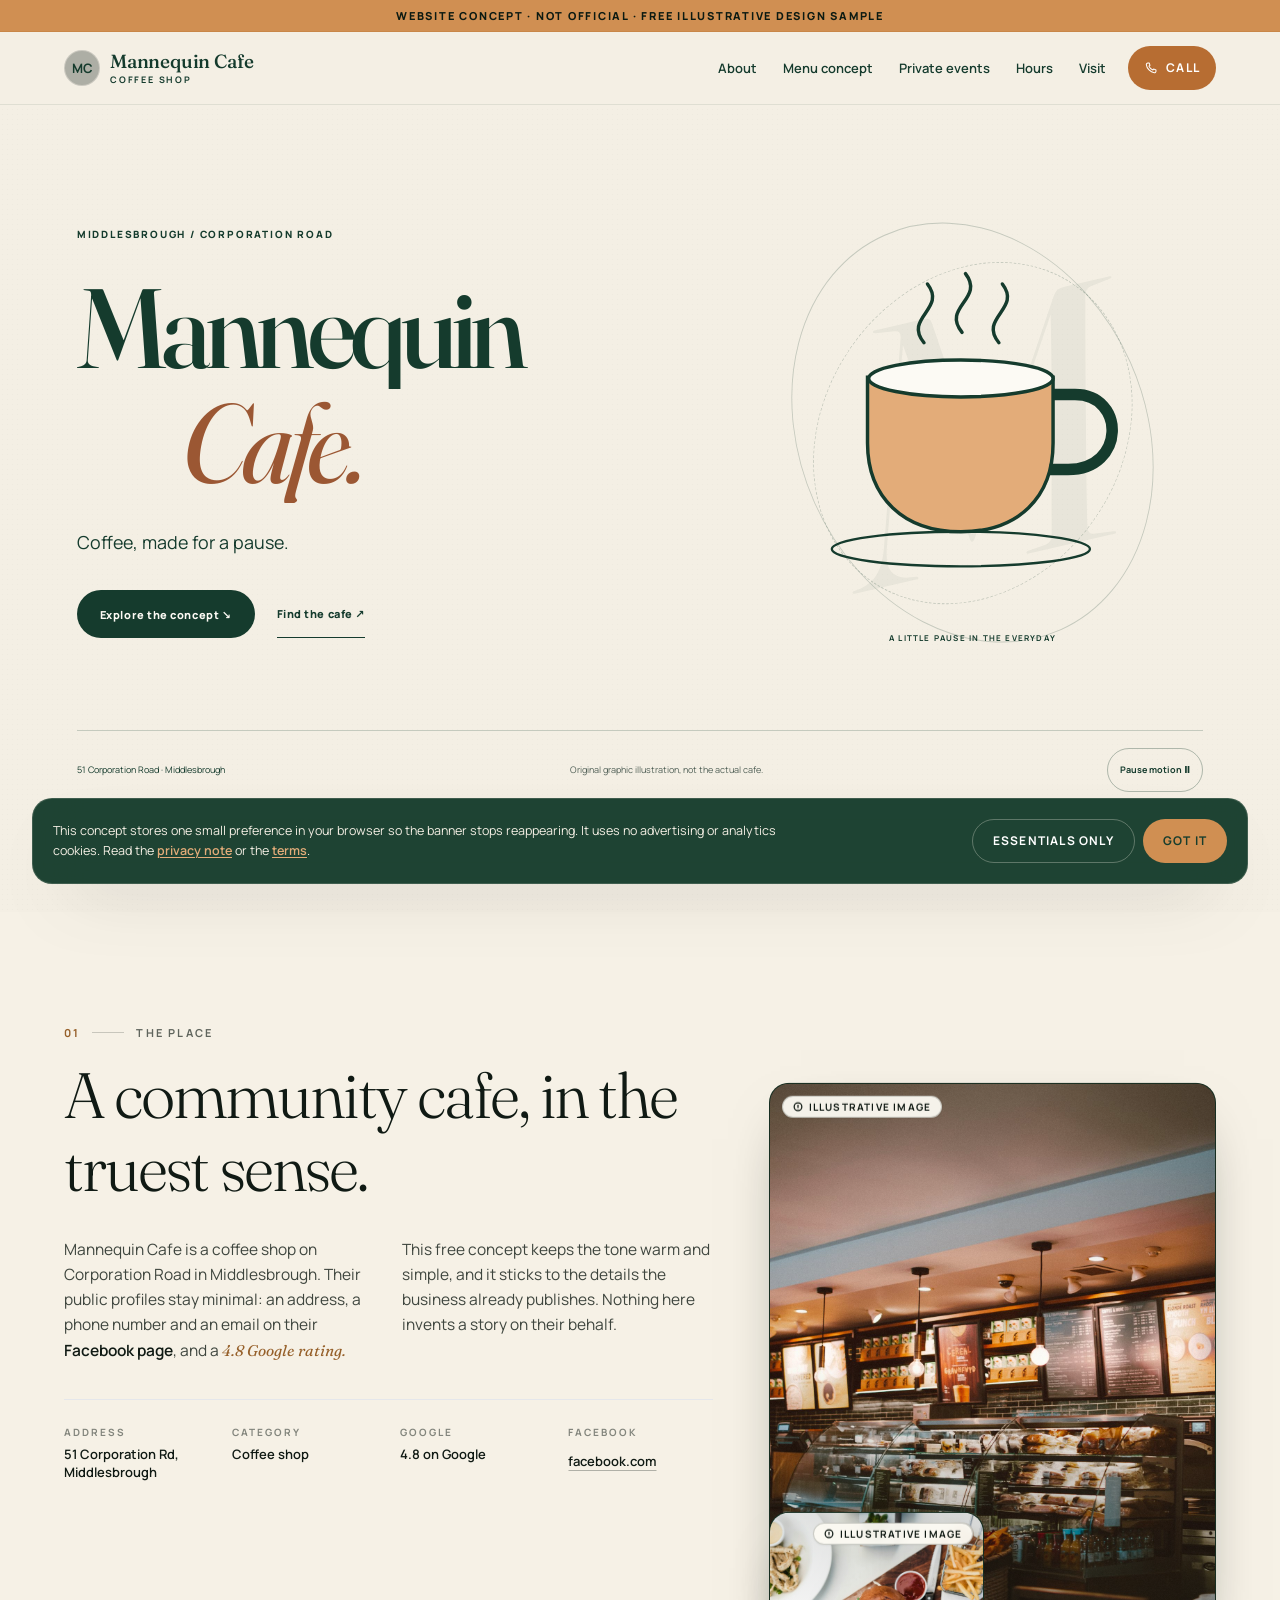
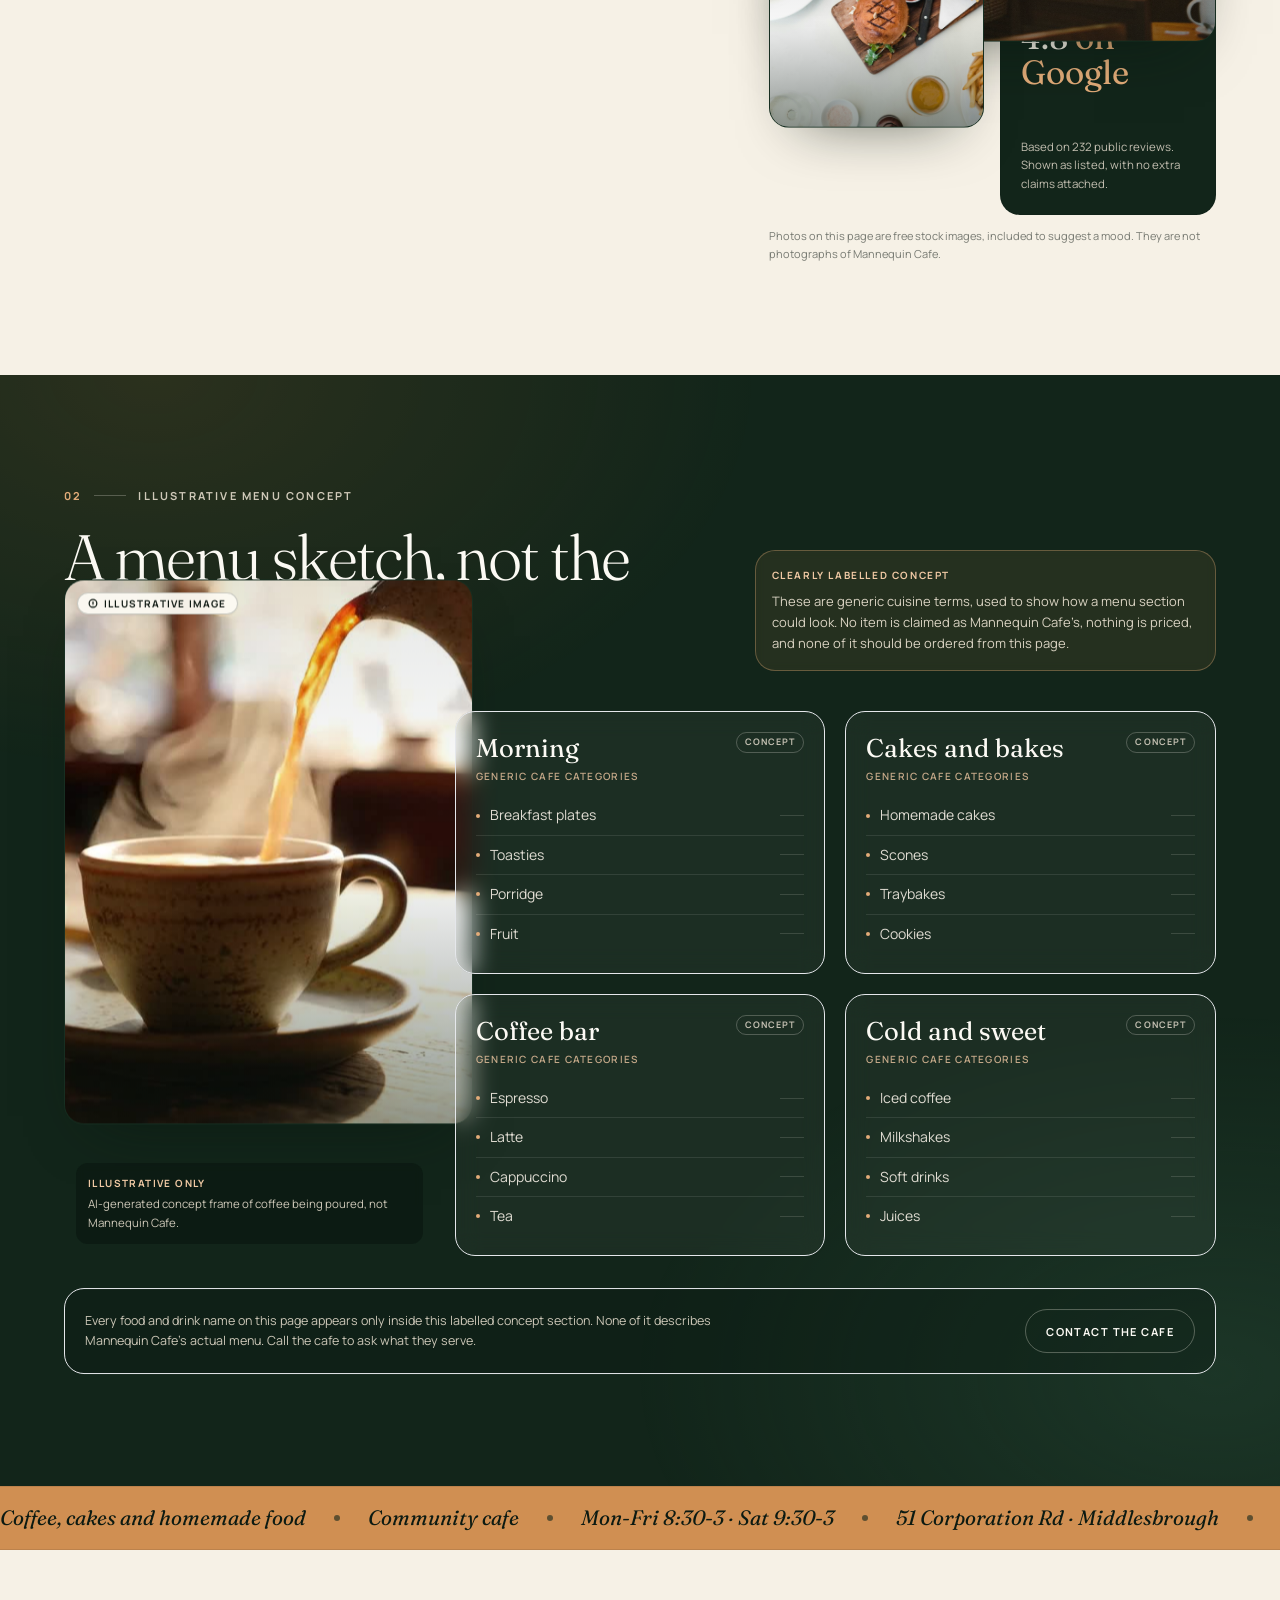
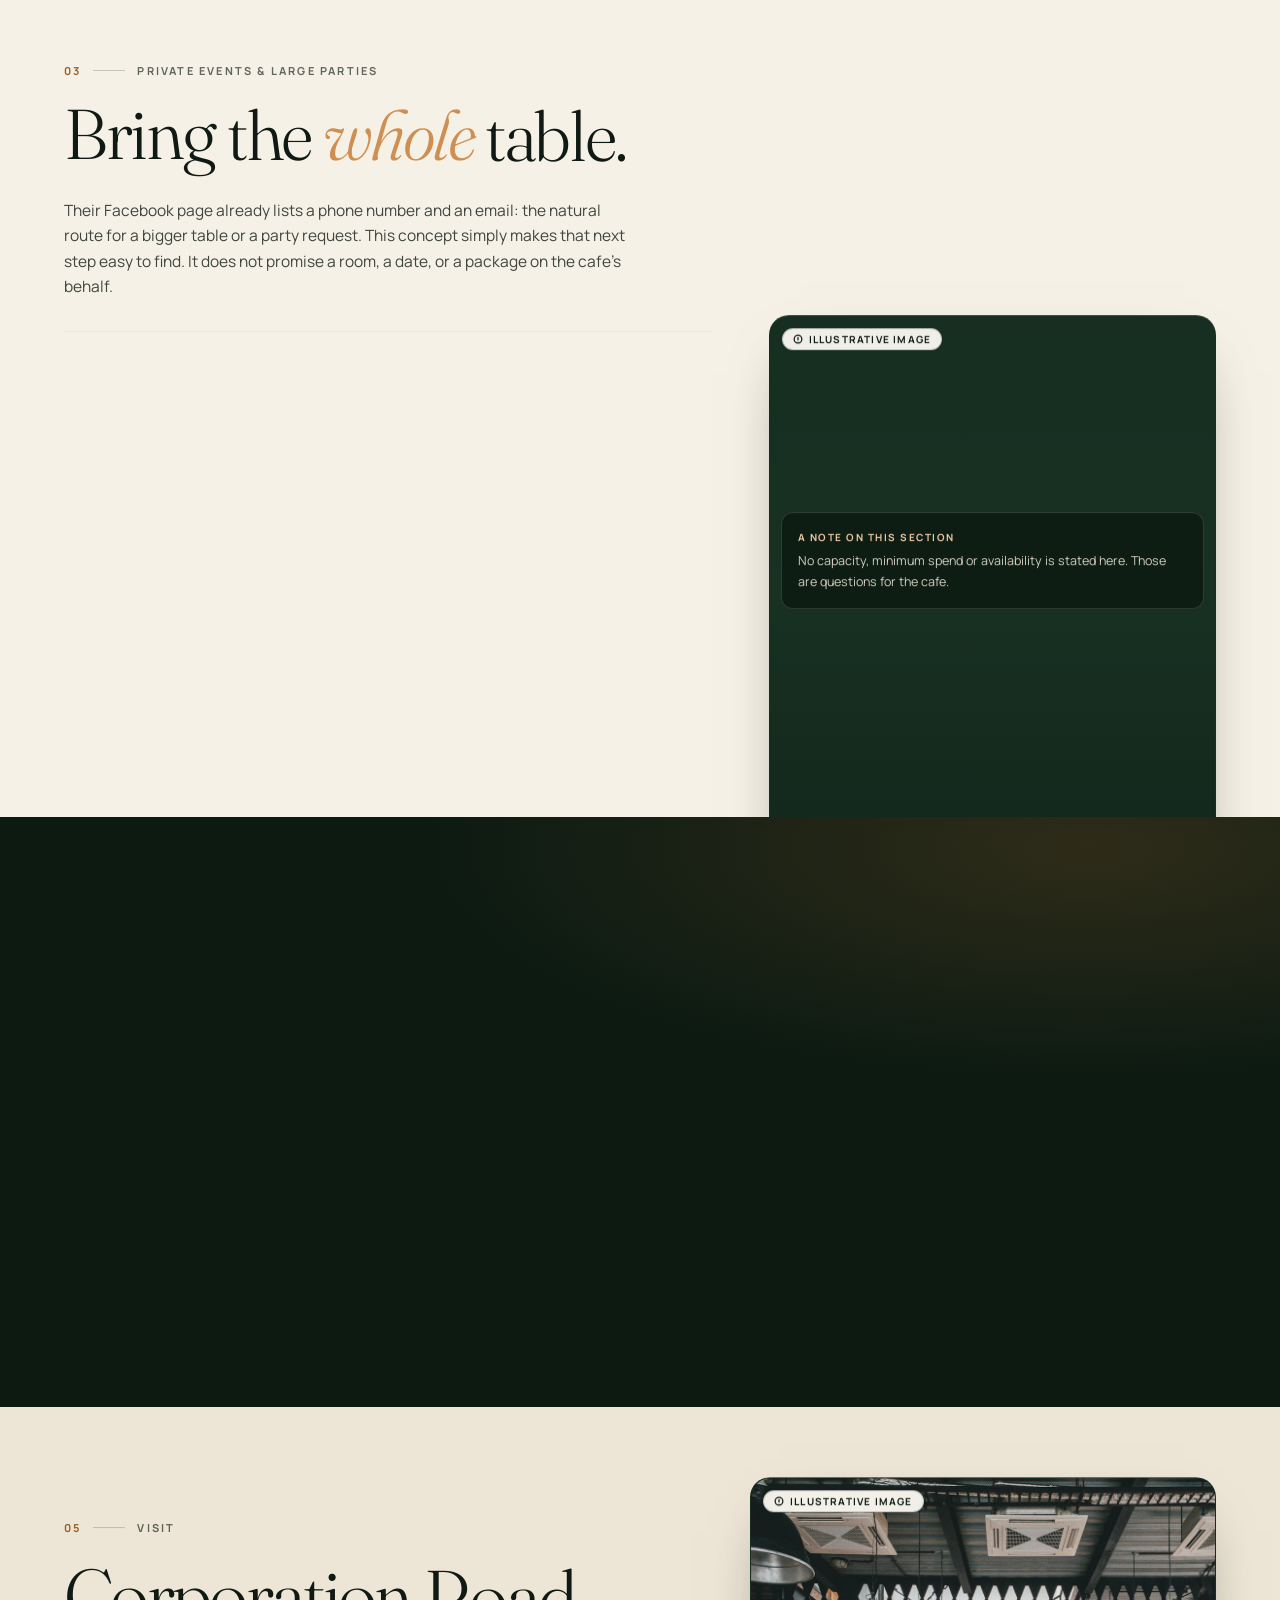
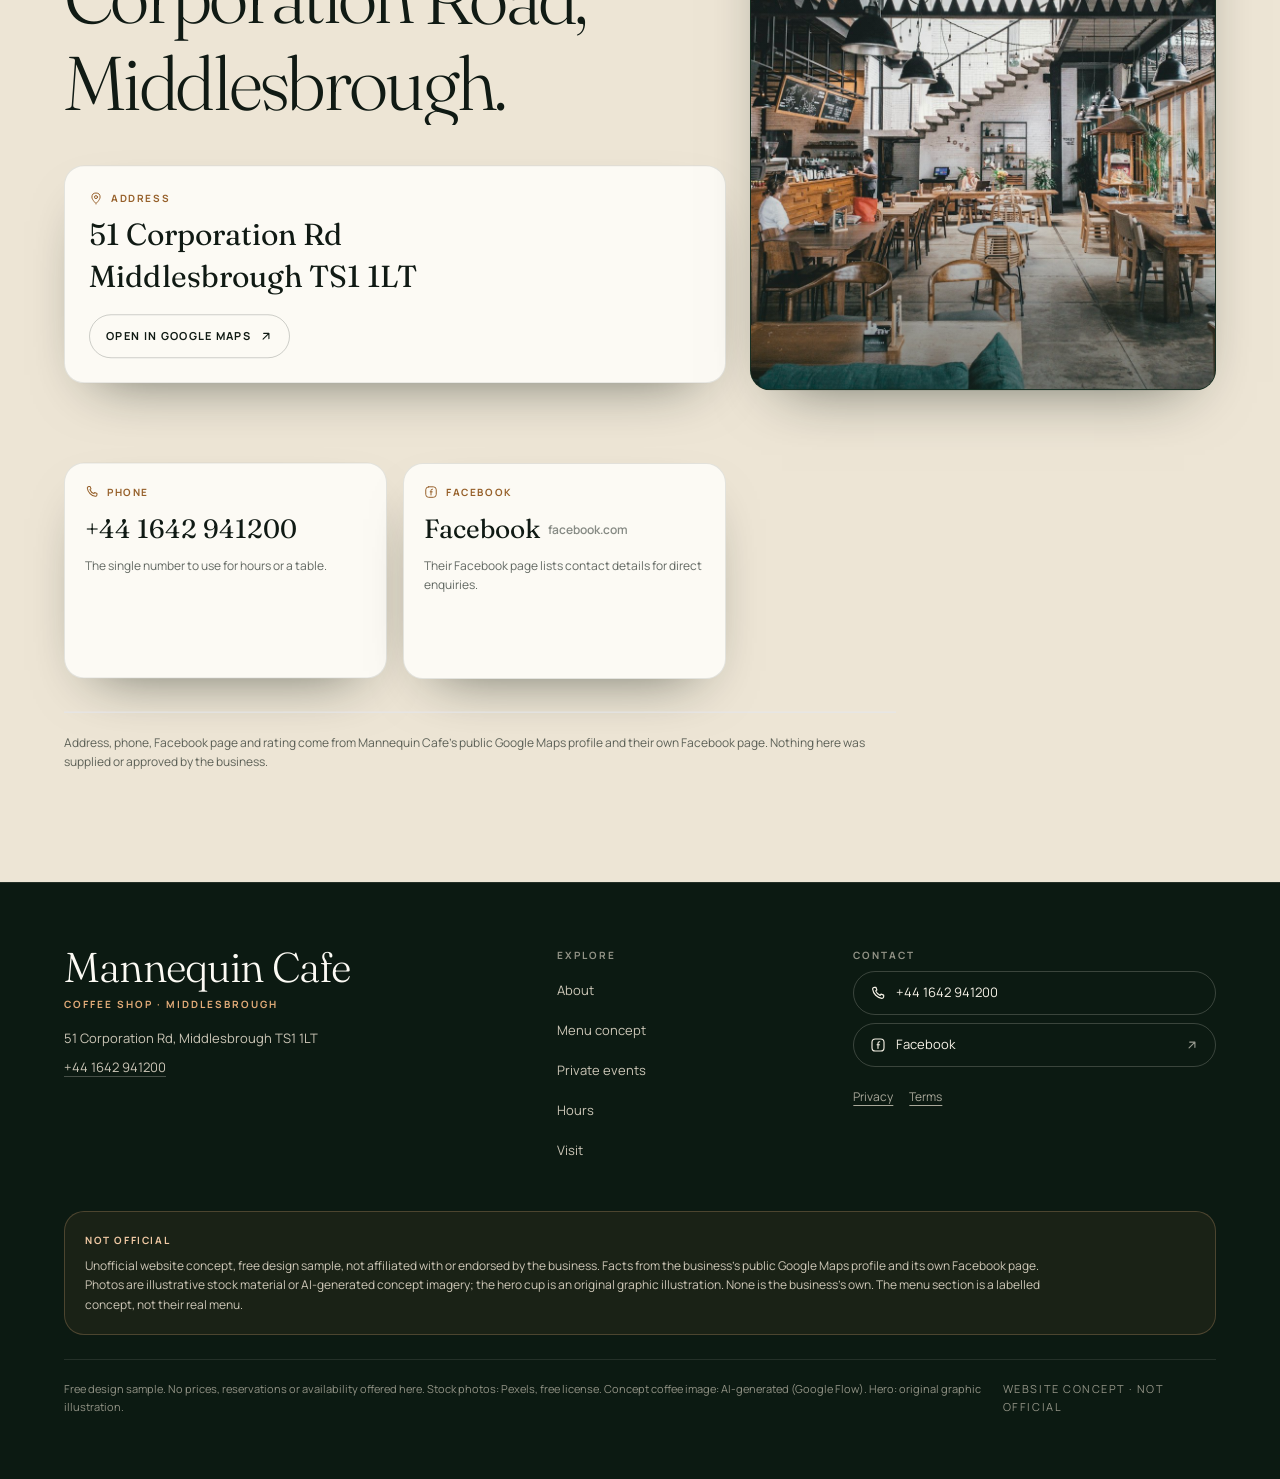
<file: index.html>
<!doctype html>
<html lang="en">
  <head>
    <meta charset="UTF-8" />
    <meta name="viewport" content="width=device-width, initial-scale=1.0" />
    <meta name="robots" content="noindex,nofollow" />
    <meta name="theme-color" content="#0C1A12" />
    <meta
      name="description"
      content="A free, unofficial website concept for Mannequin Cafe, a coffee shop on Corporation Road in Middlesbrough. Not the official website."
    />
    <title>Mannequin Cafe · Coffee Shop · Website Concept (Not Official)</title>

    <!--
      Deep links such as /privacy work on static hosts that fall back to
      index.html (or 404.html). Because the build uses relative asset paths
      (base './'), this snippet points relative URLs back at the app folder
      when the browser lands on a known route one level deep.
    -->
    <script>
      (function () {
        try {
          var path = window.location.pathname
          var match = path.match(/^(.*)\/(privacy|terms)\/?$/)
          if (match) {
            var base = document.createElement('base')
            base.href = (match[1] || '') + '/'
            document.head.appendChild(base)
          }
        } catch (e) {}
      })()
    </script>

    <link
      rel="preload"
      href="./assets/fonts/fraunces-normal.woff2"
      as="font"
      type="font/woff2"
      crossorigin
    />
    <link
      rel="preload"
      href="./assets/fonts/manrope-normal.woff2"
      as="font"
      type="font/woff2"
      crossorigin
    />
    <link rel="stylesheet" href="./assets/fonts/fonts.css" />
    <script type="module" crossorigin src="./1-hero-motion-app.js"></script>
    <link rel="stylesheet" crossorigin href="./static/index-CjeqylPV.css">
    <style>@media(max-width:600px){main button{margin-top:24px}}</style>
  <link rel="stylesheet" href="./5-hero-motion.css"></head>
  <body>
    <div id="root"></div>
  </body>
</html>
</file>
<file: assets/fonts/fonts.css>
@font-face {
  font-family: 'Fraunces';
  font-style: normal;
  font-weight: 300 700;
  font-display: swap;
  src: url('./fraunces-normal.woff2') format('woff2');
}

@font-face {
  font-family: 'Fraunces';
  font-style: italic;
  font-weight: 300 600;
  font-display: swap;
  src: url('./fraunces-italic.woff2') format('woff2');
}

@font-face {
  font-family: 'Manrope';
  font-style: normal;
  font-weight: 300 800;
  font-display: swap;
  src: url('./manrope-normal.woff2') format('woff2');
}
</file>
<file: static/index-CjeqylPV.css>
*,:after,:before{--tw-border-spacing-x:0;--tw-border-spacing-y:0;--tw-translate-x:0;--tw-translate-y:0;--tw-rotate:0;--tw-skew-x:0;--tw-skew-y:0;--tw-scale-x:1;--tw-scale-y:1;--tw-pan-x: ;--tw-pan-y: ;--tw-pinch-zoom: ;--tw-scroll-snap-strictness:proximity;--tw-gradient-from-position: ;--tw-gradient-via-position: ;--tw-gradient-to-position: ;--tw-ordinal: ;--tw-slashed-zero: ;--tw-numeric-figure: ;--tw-numeric-spacing: ;--tw-numeric-fraction: ;--tw-ring-inset: ;--tw-ring-offset-width:0px;--tw-ring-offset-color:#fff;--tw-ring-color:rgba(59,130,246,.5);--tw-ring-offset-shadow:0 0 #0000;--tw-ring-shadow:0 0 #0000;--tw-shadow:0 0 #0000;--tw-shadow-colored:0 0 #0000;--tw-blur: ;--tw-brightness: ;--tw-contrast: ;--tw-grayscale: ;--tw-hue-rotate: ;--tw-invert: ;--tw-saturate: ;--tw-sepia: ;--tw-drop-shadow: ;--tw-backdrop-blur: ;--tw-backdrop-brightness: ;--tw-backdrop-contrast: ;--tw-backdrop-grayscale: ;--tw-backdrop-hue-rotate: ;--tw-backdrop-invert: ;--tw-backdrop-opacity: ;--tw-backdrop-saturate: ;--tw-backdrop-sepia: ;--tw-contain-size: ;--tw-contain-layout: ;--tw-contain-paint: ;--tw-contain-style: }::backdrop{--tw-border-spacing-x:0;--tw-border-spacing-y:0;--tw-translate-x:0;--tw-translate-y:0;--tw-rotate:0;--tw-skew-x:0;--tw-skew-y:0;--tw-scale-x:1;--tw-scale-y:1;--tw-pan-x: ;--tw-pan-y: ;--tw-pinch-zoom: ;--tw-scroll-snap-strictness:proximity;--tw-gradient-from-position: ;--tw-gradient-via-position: ;--tw-gradient-to-position: ;--tw-ordinal: ;--tw-slashed-zero: ;--tw-numeric-figure: ;--tw-numeric-spacing: ;--tw-numeric-fraction: ;--tw-ring-inset: ;--tw-ring-offset-width:0px;--tw-ring-offset-color:#fff;--tw-ring-color:rgba(59,130,246,.5);--tw-ring-offset-shadow:0 0 #0000;--tw-ring-shadow:0 0 #0000;--tw-shadow:0 0 #0000;--tw-shadow-colored:0 0 #0000;--tw-blur: ;--tw-brightness: ;--tw-contrast: ;--tw-grayscale: ;--tw-hue-rotate: ;--tw-invert: ;--tw-saturate: ;--tw-sepia: ;--tw-drop-shadow: ;--tw-backdrop-blur: ;--tw-backdrop-brightness: ;--tw-backdrop-contrast: ;--tw-backdrop-grayscale: ;--tw-backdrop-hue-rotate: ;--tw-backdrop-invert: ;--tw-backdrop-opacity: ;--tw-backdrop-saturate: ;--tw-backdrop-sepia: ;--tw-contain-size: ;--tw-contain-layout: ;--tw-contain-paint: ;--tw-contain-style: }/*! tailwindcss v3.4.19 | MIT License | https://tailwindcss.com*/*,:after,:before{box-sizing:border-box;border:0 solid #e5e7eb}:after,:before{--tw-content:""}:host,html{line-height:1.5;-webkit-text-size-adjust:100%;-moz-tab-size:4;-o-tab-size:4;tab-size:4;font-family:Manrope,system-ui,-apple-system,Segoe UI,sans-serif;font-feature-settings:normal;font-variation-settings:normal;-webkit-tap-highlight-color:transparent}body{margin:0;line-height:inherit}hr{height:0;color:inherit;border-top-width:1px}abbr:where([title]){-webkit-text-decoration:underline dotted;text-decoration:underline dotted}h1,h2,h3,h4,h5,h6{font-size:inherit;font-weight:inherit}a{color:inherit;text-decoration:inherit}b,strong{font-weight:bolder}code,kbd,pre,samp{font-family:ui-monospace,SFMono-Regular,Menlo,Monaco,Consolas,Liberation Mono,Courier New,monospace;font-feature-settings:normal;font-variation-settings:normal;font-size:1em}small{font-size:80%}sub,sup{font-size:75%;line-height:0;position:relative;vertical-align:baseline}sub{bottom:-.25em}sup{top:-.5em}table{text-indent:0;border-color:inherit;border-collapse:collapse}button,input,optgroup,select,textarea{font-family:inherit;font-feature-settings:inherit;font-variation-settings:inherit;font-size:100%;font-weight:inherit;line-height:inherit;letter-spacing:inherit;color:inherit;margin:0;padding:0}button,select{text-transform:none}button,input:where([type=button]),input:where([type=reset]),input:where([type=submit]){-webkit-appearance:button;background-color:transparent;background-image:none}:-moz-focusring{outline:auto}:-moz-ui-invalid{box-shadow:none}progress{vertical-align:baseline}::-webkit-inner-spin-button,::-webkit-outer-spin-button{height:auto}[type=search]{-webkit-appearance:textfield;outline-offset:-2px}::-webkit-search-decoration{-webkit-appearance:none}::-webkit-file-upload-button{-webkit-appearance:button;font:inherit}summary{display:list-item}blockquote,dd,dl,figure,h1,h2,h3,h4,h5,h6,hr,p,pre{margin:0}fieldset{margin:0}fieldset,legend{padding:0}menu,ol,ul{list-style:none;margin:0;padding:0}dialog{padding:0}textarea{resize:vertical}input::-moz-placeholder,textarea::-moz-placeholder{opacity:1;color:#9ca3af}input::placeholder,textarea::placeholder{opacity:1;color:#9ca3af}[role=button],button{cursor:pointer}:disabled{cursor:default}audio,canvas,embed,iframe,img,object,svg,video{display:block;vertical-align:middle}img,video{max-width:100%;height:auto}[hidden]:where(:not([hidden=until-found])){display:none}.sr-only{position:absolute;width:1px;height:1px;padding:0;margin:-1px;overflow:hidden;clip:rect(0,0,0,0);white-space:nowrap;border-width:0}.pointer-events-none{pointer-events:none}.visible{visibility:visible}.static{position:static}.fixed{position:fixed}.absolute{position:absolute}.relative{position:relative}.sticky{position:sticky}.inset-0{top:0;right:0;bottom:0;left:0}.inset-x-0{left:0;right:0}.inset-x-3{left:.75rem;right:.75rem}.inset-x-\[12\%\]{left:12%;right:12%}.inset-x-\[16\%\]{left:16%;right:16%}.bottom-0{bottom:0}.bottom-2{bottom:.5rem}.bottom-3{bottom:.75rem}.bottom-4{bottom:1rem}.bottom-\[14\%\]{bottom:14%}.left-0{left:0}.left-1\/2{left:50%}.left-3{left:.75rem}.left-4{left:1rem}.right-0{right:0}.right-2\.5{right:.625rem}.right-4{right:1rem}.top-0{top:0}.top-1\.5{top:.375rem}.top-2\.5{top:.625rem}.top-3{top:.75rem}.top-4{top:1rem}.top-\[14\%\]{top:14%}.top-\[18\%\]{top:18%}.top-\[22\%\]{top:22%}.top-\[26\%\]{top:26%}.top-\[8\%\]{top:8%}.top-\[var\(--banner-h\)\]{top:var(--banner-h)}.isolate{isolation:isolate}.-z-10{z-index:-10}.z-10{z-index:10}.z-20{z-index:20}.z-40{z-index:40}.z-50{z-index:50}.z-\[45\]{z-index:45}.mx-auto{margin-left:auto;margin-right:auto}.mb-6{margin-bottom:1.5rem}.ml-2{margin-left:.5rem}.ml-auto{margin-left:auto}.mt-1{margin-top:.25rem}.mt-1\.5{margin-top:.375rem}.mt-10{margin-top:2.5rem}.mt-12{margin-top:3rem}.mt-2{margin-top:.5rem}.mt-3{margin-top:.75rem}.mt-4{margin-top:1rem}.mt-5{margin-top:1.25rem}.mt-6{margin-top:1.5rem}.mt-7{margin-top:1.75rem}.mt-8{margin-top:2rem}.mt-9{margin-top:2.25rem}.block{display:block}.inline-block{display:inline-block}.flex{display:flex}.inline-flex{display:inline-flex}.table{display:table}.grid{display:grid}.hidden{display:none}.aspect-\[4\/3\]{aspect-ratio:4/3}.aspect-\[4\/5\]{aspect-ratio:4/5}.aspect-square{aspect-ratio:1/1}.h-1{height:.25rem}.h-1\.5{height:.375rem}.h-1\/2{height:50%}.h-1\/3{height:33.333333%}.h-11{height:2.75rem}.h-12{height:3rem}.h-16{height:4rem}.h-2{height:.5rem}.h-2\.5{height:.625rem}.h-24{height:6rem}.h-3{height:.75rem}.h-3\.5{height:.875rem}.h-4{height:1rem}.h-5{height:1.25rem}.h-9{height:2.25rem}.h-\[1\.6px\]{height:1.6px}.h-\[16\%\]{height:16%}.h-\[24\%\]{height:24%}.h-\[42\%\]{height:42%}.h-\[46\%\]{height:46%}.h-\[6\%\]{height:6%}.h-\[62\%\]{height:62%}.h-\[70\%\]{height:70%}.h-\[74\%\]{height:74%}.h-\[88\%\]{height:88%}.h-\[var\(--banner-h\)\]{height:var(--banner-h)}.h-\[var\(--header-h\)\]{height:var(--header-h)}.h-full{height:100%}.h-px{height:1px}.min-h-\[100svh\]{min-height:100svh}.min-h-\[32px\]{min-height:32px}.min-h-\[36px\]{min-height:36px}.min-h-\[40px\]{min-height:40px}.min-h-\[44px\]{min-height:44px}.min-h-\[48px\]{min-height:48px}.min-h-\[52px\]{min-height:52px}.min-h-\[54px\]{min-height:54px}.min-h-screen{min-height:100vh}.w-1{width:.25rem}.w-1\.5{width:.375rem}.w-11{width:2.75rem}.w-12{width:3rem}.w-2{width:.5rem}.w-2\.5{width:.625rem}.w-24{width:6rem}.w-3{width:.75rem}.w-3\.5{width:.875rem}.w-4{width:1rem}.w-5{width:1.25rem}.w-6{width:1.5rem}.w-8{width:2rem}.w-9{width:2.25rem}.w-\[38\%\]{width:38%}.w-\[52\%\]{width:52%}.w-full{width:100%}.w-max{width:-moz-max-content;width:max-content}.w-px{width:1px}.max-w-\[18ch\]{max-width:18ch}.max-w-\[20ch\]{max-width:20ch}.max-w-\[22ch\]{max-width:22ch}.max-w-\[24rem\]{max-width:24rem}.max-w-\[26rem\]{max-width:26rem}.max-w-\[27rem\]{max-width:27rem}.max-w-\[34rem\]{max-width:34rem}.max-w-\[36rem\]{max-width:36rem}.max-w-\[42rem\]{max-width:42rem}.max-w-\[46rem\]{max-width:46rem}.max-w-\[52rem\]{max-width:52rem}.max-w-\[54rem\]{max-width:54rem}.max-w-\[62rem\]{max-width:62rem}.max-w-shell{max-width:76rem}.flex-1{flex:1 1 0%}.shrink-0{flex-shrink:0}.origin-bottom{transform-origin:bottom}.origin-left{transform-origin:left}.-translate-x-1\/2{--tw-translate-x:-50%}.-rotate-45,.-translate-x-1\/2{transform:translate(var(--tw-translate-x),var(--tw-translate-y)) rotate(var(--tw-rotate)) skew(var(--tw-skew-x)) skewY(var(--tw-skew-y)) scaleX(var(--tw-scale-x)) scaleY(var(--tw-scale-y))}.-rotate-45{--tw-rotate:-45deg}.rotate-180{--tw-rotate:180deg}.rotate-180,.rotate-45{transform:translate(var(--tw-translate-x),var(--tw-translate-y)) rotate(var(--tw-rotate)) skew(var(--tw-skew-x)) skewY(var(--tw-skew-y)) scaleX(var(--tw-scale-x)) scaleY(var(--tw-scale-y))}.rotate-45{--tw-rotate:45deg}.scale-x-0{--tw-scale-x:0}.scale-x-0,.transform{transform:translate(var(--tw-translate-x),var(--tw-translate-y)) rotate(var(--tw-rotate)) skew(var(--tw-skew-x)) skewY(var(--tw-skew-y)) scaleX(var(--tw-scale-x)) scaleY(var(--tw-scale-y))}.cursor-pointer{cursor:pointer}.resize{resize:both}.grid-cols-2{grid-template-columns:repeat(2,minmax(0,1fr))}.grid-cols-\[auto_1fr\]{grid-template-columns:auto 1fr}.flex-col{flex-direction:column}.flex-wrap{flex-wrap:wrap}.items-start{align-items:flex-start}.items-end{align-items:flex-end}.items-center{align-items:center}.items-baseline{align-items:baseline}.justify-end{justify-content:flex-end}.justify-center{justify-content:center}.justify-between{justify-content:space-between}.gap-0\.5{gap:.125rem}.gap-1\.5{gap:.375rem}.gap-10{gap:2.5rem}.gap-2{gap:.5rem}.gap-2\.5{gap:.625rem}.gap-3{gap:.75rem}.gap-4{gap:1rem}.gap-5{gap:1.25rem}.gap-6{gap:1.5rem}.gap-7{gap:1.75rem}.gap-8{gap:2rem}.gap-9{gap:2.25rem}.gap-x-4{-moz-column-gap:1rem;column-gap:1rem}.gap-x-5{-moz-column-gap:1.25rem;column-gap:1.25rem}.gap-x-6{-moz-column-gap:1.5rem;column-gap:1.5rem}.gap-y-1{row-gap:.25rem}.gap-y-2{row-gap:.5rem}.gap-y-5{row-gap:1.25rem}.space-y-7>:not([hidden])~:not([hidden]){--tw-space-y-reverse:0;margin-top:calc(1.75rem*(1 - var(--tw-space-y-reverse)));margin-bottom:calc(1.75rem*var(--tw-space-y-reverse))}.overflow-hidden,.truncate{overflow:hidden}.truncate{text-overflow:ellipsis}.truncate,.whitespace-nowrap{white-space:nowrap}.rounded{border-radius:.25rem}.rounded-2xl{border-radius:1rem}.rounded-card{border-radius:1.25rem}.rounded-full{border-radius:9999px}.rounded-sm{border-radius:.125rem}.rounded-xl{border-radius:.75rem}.rounded-b-md{border-bottom-right-radius:.375rem;border-bottom-left-radius:.375rem}.rounded-t-full{border-top-left-radius:9999px;border-top-right-radius:9999px}.rounded-t-md{border-top-left-radius:.375rem;border-top-right-radius:.375rem}.rounded-t-sm{border-top-left-radius:.125rem;border-top-right-radius:.125rem}.border{border-width:1px}.border-y{border-top-width:1px}.border-b,.border-y{border-bottom-width:1px}.border-t{border-top-width:1px}.border-bone-100\/10{border-color:#f6f0e51a}.border-bone-100\/15{border-color:#f6f0e526}.border-bone-100\/20{border-color:#f6f0e533}.border-bone-100\/25{border-color:#f6f0e540}.border-bone-100\/30{border-color:#f6f0e54d}.border-bone-100\/40{border-color:#f6f0e566}.border-bottle-950\/10{border-color:#0c1a121a}.border-copper-300\/25{border-color:#e2ac7840}.border-copper-300\/35{border-color:#e2ac7859}.border-copper-500\/25{border-color:#b8733340}.border-copper-500\/30{border-color:#b873334d}.border-copper-500\/40{border-color:#b8733366}.border-ink\/10{border-color:#101a141a}.border-ink\/20{border-color:#101a1433}.border-ink\/25{border-color:#101a1440}.border-transparent{border-color:transparent}.bg-amber-200{--tw-bg-opacity:1;background-color:rgb(253 230 138/var(--tw-bg-opacity,1))}.bg-amber-200\/80{background-color:#fde68bcc}.bg-amber-300{--tw-bg-opacity:1;background-color:rgb(252 211 77/var(--tw-bg-opacity,1))}.bg-amber-300\/70{background-color:#fcd34db3}.bg-amber-400{--tw-bg-opacity:1;background-color:rgb(251 191 36/var(--tw-bg-opacity,1))}.bg-amber-400\/20{background-color:#fbbf2433}.bg-bone-100{--tw-bg-opacity:1;background-color:rgb(246 241 230/var(--tw-bg-opacity,1))}.bg-bone-100\/15{background-color:#f6f0e526}.bg-bone-100\/25{background-color:#f6f0e540}.bg-bone-200{--tw-bg-opacity:1;background-color:rgb(237 229 213/var(--tw-bg-opacity,1))}.bg-bone-50{--tw-bg-opacity:1;background-color:rgb(252 250 244/var(--tw-bg-opacity,1))}.bg-bone-50\/80{background-color:#fcfaf3cc}.bg-bone-50\/95{background-color:#fcfaf3f2}.bg-bone-50\/\[0\.045\]{background-color:#fcfaf30b}.bg-bone-50\/\[0\.04\]{background-color:#fcfaf30a}.bg-bottle-800{--tw-bg-opacity:1;background-color:rgb(24 49 35/var(--tw-bg-opacity,1))}.bg-bottle-900{--tw-bg-opacity:1;background-color:rgb(18 37 26/var(--tw-bg-opacity,1))}.bg-bottle-900\/60{background-color:#12251a99}.bg-bottle-900\/90{background-color:#12251ae6}.bg-bottle-950{--tw-bg-opacity:1;background-color:rgb(12 26 18/var(--tw-bg-opacity,1))}.bg-bottle-950\/30{background-color:#0c1a124d}.bg-bottle-950\/40{background-color:#0c1a1266}.bg-bottle-950\/80{background-color:#0c1a12cc}.bg-bottle-950\/85{background-color:#0c1a12d9}.bg-copper-300{--tw-bg-opacity:1;background-color:rgb(227 172 121/var(--tw-bg-opacity,1))}.bg-copper-400{--tw-bg-opacity:1;background-color:rgb(208 143 82/var(--tw-bg-opacity,1))}.bg-copper-400\/10{background-color:#d08f521a}.bg-copper-400\/15{background-color:#d08f5226}.bg-copper-400\/\[0\.07\]{background-color:#d08f5212}.bg-copper-500{--tw-bg-opacity:1;background-color:rgb(184 115 51/var(--tw-bg-opacity,1))}.bg-current{background-color:currentColor}.bg-green-700\/80{background-color:#15803dcc}.bg-green-950{--tw-bg-opacity:1;background-color:rgb(5 46 22/var(--tw-bg-opacity,1))}.bg-ink{--tw-bg-opacity:1;background-color:rgb(16 26 20/var(--tw-bg-opacity,1))}.bg-ink\/20{background-color:#101a1433}.bg-ink\/25{background-color:#101a1440}.bg-ink\/35{background-color:#101a1459}.bg-ink\/40{background-color:#101a1466}.bg-ink\/5{background-color:#101a140d}.bg-ink\/75{background-color:#101a14bf}.bg-transparent{background-color:transparent}.bg-\[linear-gradient\(180deg\,transparent\,rgba\(224\,162\,46\,\.16\)\)\]{background-image:linear-gradient(180deg,transparent,rgba(224,162,46,.16))}.bg-\[radial-gradient\(110\%_80\%_at_72\%_18\%\,\#4A3318_0\%\,\#2C4433_38\%\,\#17251C_66\%\,\#0B120D_100\%\)\]{background-image:radial-gradient(110% 80% at 72% 18%,#4a3318 0,#2c4433 38%,#17251c 66%,#0b120d)}.bg-\[radial-gradient\(120\%_100\%_at_30\%_10\%\,\#3B5238\,\#183123_60\%\,\#0C1A12\)\]{background-image:radial-gradient(120% 100% at 30% 10%,#3b5238,#183123 60%,#0c1a12)}.bg-\[radial-gradient\(120\%_140\%_at_50\%_-20\%\,\#3A2A17_0\%\,\#17251C_60\%\,\#0B120D_100\%\)\]{background-image:radial-gradient(120% 140% at 50% -20%,#3a2a17 0,#17251c 60%,#0b120d)}.bg-\[radial-gradient\(60\%_45\%_at_22\%_82\%\,rgba\(224\,162\,46\,\.22\)\,transparent_70\%\)\]{background-image:radial-gradient(60% 45% at 22% 82%,rgba(224,162,46,.22),transparent 70%)}.bg-\[radial-gradient\(90\%_70\%_at_30\%_20\%\,\#3A2A17_0\%\,\#17251C_55\%\,\#0B120D_100\%\)\]{background-image:radial-gradient(90% 70% at 30% 20%,#3a2a17 0,#17251c 55%,#0b120d)}.bg-gradient-to-b{background-image:linear-gradient(to bottom,var(--tw-gradient-stops))}.bg-gradient-to-t{background-image:linear-gradient(to top,var(--tw-gradient-stops))}.from-amber-400\/60{--tw-gradient-from:rgba(251,191,36,.6) var(--tw-gradient-from-position);--tw-gradient-to:rgba(251,191,36,0) var(--tw-gradient-to-position);--tw-gradient-stops:var(--tw-gradient-from),var(--tw-gradient-to)}.from-bottle-950\/45{--tw-gradient-from:rgba(12,26,18,.45) var(--tw-gradient-from-position);--tw-gradient-to:rgba(12,26,18,0) var(--tw-gradient-to-position);--tw-gradient-stops:var(--tw-gradient-from),var(--tw-gradient-to)}.from-green-800{--tw-gradient-from:#166534 var(--tw-gradient-from-position);--tw-gradient-to:rgba(22,101,52,0) var(--tw-gradient-to-position);--tw-gradient-stops:var(--tw-gradient-from),var(--tw-gradient-to)}.from-ink{--tw-gradient-from:#101a14 var(--tw-gradient-from-position);--tw-gradient-to:rgba(16,26,20,0) var(--tw-gradient-to-position);--tw-gradient-stops:var(--tw-gradient-from),var(--tw-gradient-to)}.from-ink\/80{--tw-gradient-from:rgba(16,26,20,.8) var(--tw-gradient-from-position);--tw-gradient-to:rgba(16,26,20,0) var(--tw-gradient-to-position);--tw-gradient-stops:var(--tw-gradient-from),var(--tw-gradient-to)}.from-transparent{--tw-gradient-from:transparent var(--tw-gradient-from-position);--tw-gradient-to:transparent var(--tw-gradient-to-position);--tw-gradient-stops:var(--tw-gradient-from),var(--tw-gradient-to)}.via-amber-300\/25{--tw-gradient-to:rgba(252,211,77,0) var(--tw-gradient-to-position);--tw-gradient-stops:var(--tw-gradient-from),rgba(252,211,77,.25) var(--tw-gradient-via-position),var(--tw-gradient-to)}.via-amber-400\/70{--tw-gradient-to:rgba(251,191,36,0) var(--tw-gradient-to-position);--tw-gradient-stops:var(--tw-gradient-from),rgba(251,191,36,.7) var(--tw-gradient-via-position),var(--tw-gradient-to)}.via-ink\/50{--tw-gradient-to:rgba(16,26,20,0) var(--tw-gradient-to-position);--tw-gradient-stops:var(--tw-gradient-from),rgba(16,26,20,.5) var(--tw-gradient-via-position),var(--tw-gradient-to)}.via-transparent{--tw-gradient-to:transparent var(--tw-gradient-to-position);--tw-gradient-stops:var(--tw-gradient-from),transparent var(--tw-gradient-via-position),var(--tw-gradient-to)}.to-bottle-950\/10{--tw-gradient-to:rgba(12,26,18,.1) var(--tw-gradient-to-position)}.to-green-950{--tw-gradient-to:#052e16 var(--tw-gradient-to-position)}.to-transparent{--tw-gradient-to:transparent var(--tw-gradient-to-position)}.object-cover{-o-object-fit:cover;object-fit:cover}.p-3{padding:.75rem}.p-4{padding:1rem}.p-5{padding:1.25rem}.px-1{padding-left:.25rem;padding-right:.25rem}.px-2{padding-left:.5rem;padding-right:.5rem}.px-2\.5{padding-left:.625rem;padding-right:.625rem}.px-3{padding-left:.75rem;padding-right:.75rem}.px-4{padding-left:1rem;padding-right:1rem}.px-5{padding-left:1.25rem;padding-right:1.25rem}.px-6{padding-left:1.5rem;padding-right:1.5rem}.px-7{padding-left:1.75rem;padding-right:1.75rem}.px-8{padding-left:2rem;padding-right:2rem}.py-0\.5{padding-top:.125rem;padding-bottom:.125rem}.py-1\.5{padding-top:.375rem;padding-bottom:.375rem}.py-12{padding-top:3rem;padding-bottom:3rem}.py-16{padding-top:4rem;padding-bottom:4rem}.py-2{padding-top:.5rem;padding-bottom:.5rem}.py-3\.5{padding-top:.875rem;padding-bottom:.875rem}.py-4{padding-top:1rem;padding-bottom:1rem}.py-\[5px\]{padding-top:5px;padding-bottom:5px}.pb-16{padding-bottom:4rem}.pb-20{padding-bottom:5rem}.pb-3{padding-bottom:.75rem}.pb-5{padding-bottom:1.25rem}.pb-6{padding-bottom:1.5rem}.pb-\[0\.06em\]{padding-bottom:.06em}.pb-\[0\.12em\]{padding-bottom:.12em}.pb-\[12\%\]{padding-bottom:12%}.pt-2{padding-top:.5rem}.pt-28{padding-top:7rem}.pt-5{padding-top:1.25rem}.pt-6{padding-top:1.5rem}.pt-8{padding-top:2rem}.text-center{text-align:center}.align-bottom{vertical-align:bottom}.font-display{font-family:Fraunces,Georgia,serif}.font-sans{font-family:Manrope,system-ui,-apple-system,Segoe UI,sans-serif}.text-\[1\.4rem\]{font-size:1.4rem}.text-\[10px\]{font-size:10px}.text-\[11\.5px\]{font-size:11.5px}.text-\[11px\]{font-size:11px}.text-\[12\.5px\]{font-size:12.5px}.text-\[12px\]{font-size:12px}.text-\[13\.5px\]{font-size:13.5px}.text-\[13px\]{font-size:13px}.text-\[14\.5px\]{font-size:14.5px}.text-\[14px\]{font-size:14px}.text-\[15\.5px\]{font-size:15.5px}.text-\[15px\]{font-size:15px}.text-\[19px\]{font-size:19px}.text-\[21px\]{font-size:21px}.text-\[9px\]{font-size:9px}.text-\[clamp\(1\.25rem\,2\.2vw\,1\.6rem\)\]{font-size:clamp(1.25rem,2.2vw,1.6rem)}.text-\[clamp\(1\.2rem\,2\.4vw\,1\.6rem\)\]{font-size:clamp(1.2rem,2.4vw,1.6rem)}.text-\[clamp\(1\.3rem\,2\.4vw\,1\.65rem\)\]{font-size:clamp(1.3rem,2.4vw,1.65rem)}.text-\[clamp\(1\.3rem\,2\.4vw\,1\.75rem\)\]{font-size:clamp(1.3rem,2.4vw,1.75rem)}.text-\[clamp\(1\.4rem\,2\.6vw\,1\.9rem\)\]{font-size:clamp(1.4rem,2.6vw,1.9rem)}.text-\[clamp\(1\.6rem\,3vw\,2\.1rem\)\]{font-size:clamp(1.6rem,3vw,2.1rem)}.text-\[clamp\(1\.9rem\,3\.6vw\,2\.6rem\)\]{font-size:clamp(1.9rem,3.6vw,2.6rem)}.text-\[clamp\(1rem\,2\.1vw\,1\.25rem\)\]{font-size:clamp(1rem,2.1vw,1.25rem)}.text-\[clamp\(1rem\,2vw\,1\.3rem\)\]{font-size:clamp(1rem,2vw,1.3rem)}.text-\[clamp\(2\.1rem\,5\.2vw\,4rem\)\]{font-size:clamp(2.1rem,5.2vw,4rem)}.text-\[clamp\(2\.1rem\,5vw\,3\.4rem\)\]{font-size:clamp(2.1rem,5vw,3.4rem)}.text-\[clamp\(2\.2rem\,5\.2vw\,3\.9rem\)\]{font-size:clamp(2.2rem,5.2vw,3.9rem)}.text-\[clamp\(2\.3rem\,5\.6vw\,4\.4rem\)\]{font-size:clamp(2.3rem,5.6vw,4.4rem)}.text-\[clamp\(2\.3rem\,6vw\,4\.75rem\)\]{font-size:clamp(2.3rem,6vw,4.75rem)}.text-\[clamp\(3\.1rem\,13vw\,8\.75rem\)\]{font-size:clamp(3.1rem,13vw,8.75rem)}.font-bold{font-weight:700}.font-extrabold{font-weight:800}.font-light{font-weight:300}.font-medium{font-weight:500}.font-semibold{font-weight:600}.uppercase{text-transform:uppercase}.italic{font-style:italic}.not-italic{font-style:normal}.tabular-nums{--tw-numeric-spacing:tabular-nums;font-variant-numeric:var(--tw-ordinal) var(--tw-slashed-zero) var(--tw-numeric-figure) var(--tw-numeric-spacing) var(--tw-numeric-fraction)}.leading-\[0\.86\]{line-height:.86}.leading-\[0\.99\]{line-height:.99}.leading-\[1\.02\]{line-height:1.02}.leading-\[1\.03\]{line-height:1.03}.leading-\[1\.05\]{line-height:1.05}.leading-\[1\],.leading-none{line-height:1}.leading-relaxed{line-height:1.625}.leading-snug{line-height:1.375}.leading-tight{line-height:1.25}.tracking-\[-0\.01em\]{letter-spacing:-.01em}.tracking-\[-0\.02em\]{letter-spacing:-.02em}.tracking-\[-0\.032em\]{letter-spacing:-.032em}.tracking-\[-0\.035em\]{letter-spacing:-.035em}.tracking-\[-0\.03em\]{letter-spacing:-.03em}.tracking-\[0\.01em\]{letter-spacing:.01em}.tracking-\[0\.08em\]{letter-spacing:.08em}.tracking-\[0\.12em\]{letter-spacing:.12em}.tracking-\[0\.13em\]{letter-spacing:.13em}.tracking-\[0\.14em\]{letter-spacing:.14em}.tracking-\[0\.15em\]{letter-spacing:.15em}.tracking-\[0\.16em\]{letter-spacing:.16em}.tracking-\[0\.1em\]{letter-spacing:.1em}.tracking-label{letter-spacing:.2em}.text-amber-300{--tw-text-opacity:1;color:rgb(252 211 77/var(--tw-text-opacity,1))}.text-bone-100{--tw-text-opacity:1;color:rgb(246 241 230/var(--tw-text-opacity,1))}.text-bone-100\/90{color:#f6f0e5e6}.text-bone-100\/95{color:#f6f0e5f2}.text-bone-200\/60{color:#ede4d499}.text-bone-200\/65{color:#ede4d4a6}.text-bone-200\/70{color:#ede4d4b3}.text-bone-200\/80{color:#ede4d4cc}.text-bone-200\/85{color:#ede4d4d9}.text-bone-200\/90{color:#ede4d4e6}.text-bone-50{--tw-text-opacity:1;color:rgb(252 250 244/var(--tw-text-opacity,1))}.text-bottle-800{--tw-text-opacity:1;color:rgb(24 49 35/var(--tw-text-opacity,1))}.text-bottle-950{--tw-text-opacity:1;color:rgb(12 26 18/var(--tw-text-opacity,1))}.text-clay{--tw-text-opacity:1;color:rgb(169 87 58/var(--tw-text-opacity,1))}.text-copper-200{--tw-text-opacity:1;color:rgb(240 201 164/var(--tw-text-opacity,1))}.text-copper-200\/80{color:#f0c8a3cc}.text-copper-300{--tw-text-opacity:1;color:rgb(227 172 121/var(--tw-text-opacity,1))}.text-copper-400{--tw-text-opacity:1;color:rgb(208 143 82/var(--tw-text-opacity,1))}.text-copper-600{--tw-text-opacity:1;color:rgb(150 96 42/var(--tw-text-opacity,1))}.text-ink{--tw-text-opacity:1;color:rgb(16 26 20/var(--tw-text-opacity,1))}.text-ink\/40{color:#101a1466}.text-ink\/50{color:#101a1480}.text-ink\/55{color:#101a148c}.text-ink\/60{color:#101a1499}.text-ink\/65{color:#101a14a6}.text-ink\/70{color:#101a14b3}.text-ink\/75{color:#101a14bf}.text-ink\/80{color:#101a14cc}.underline{text-decoration-line:underline}.decoration-bone-100\/25{text-decoration-color:#f6f0e540}.decoration-ink\/30{text-decoration-color:#101a144d}.underline-offset-2{text-underline-offset:2px}.underline-offset-4{text-underline-offset:4px}.opacity-0{opacity:0}.opacity-100{opacity:1}.opacity-30{opacity:.3}.opacity-40{opacity:.4}.opacity-60{opacity:.6}.opacity-70{opacity:.7}.opacity-\[0\.13\]{opacity:.13}.shadow-\[0_0_16px_6px_rgba\(242\,200\,121\,\.45\)\]{--tw-shadow:0 0 16px 6px hsla(39,82%,71%,.45);--tw-shadow-colored:0 0 16px 6px var(--tw-shadow-color);box-shadow:var(--tw-ring-offset-shadow,0 0 #0000),var(--tw-ring-shadow,0 0 #0000),var(--tw-shadow)}.shadow-\[0_0_40px_18px_rgba\(224\,162\,46\,\.4\)\]{--tw-shadow:0 0 40px 18px rgba(224,162,46,.4);--tw-shadow-colored:0 0 40px 18px var(--tw-shadow-color);box-shadow:var(--tw-ring-offset-shadow,0 0 #0000),var(--tw-ring-shadow,0 0 #0000),var(--tw-shadow)}.shadow-\[0_12px_30px_-24px_rgba\(8\,20\,13\,0\.6\)\]{--tw-shadow:0 12px 30px -24px rgba(8,20,13,.6);--tw-shadow-colored:0 12px 30px -24px var(--tw-shadow-color);box-shadow:var(--tw-ring-offset-shadow,0 0 #0000),var(--tw-ring-shadow,0 0 #0000),var(--tw-shadow)}.shadow-\[inset_0_0_60px_rgba\(0\,0\,0\,\.55\)\]{--tw-shadow:inset 0 0 60px rgba(0,0,0,.55);--tw-shadow-colored:inset 0 0 60px var(--tw-shadow-color)}.shadow-\[inset_0_0_60px_rgba\(0\,0\,0\,\.55\)\],.shadow-glass{box-shadow:var(--tw-ring-offset-shadow,0 0 #0000),var(--tw-ring-shadow,0 0 #0000),var(--tw-shadow)}.shadow-glass{--tw-shadow:0 24px 60px -32px rgba(8,20,13,.65);--tw-shadow-colored:0 24px 60px -32px var(--tw-shadow-color)}.shadow-lift{--tw-shadow:0 30px 70px -40px rgba(8,20,13,.75);--tw-shadow-colored:0 30px 70px -40px var(--tw-shadow-color)}.shadow-lift,.shadow-sm{box-shadow:var(--tw-ring-offset-shadow,0 0 #0000),var(--tw-ring-shadow,0 0 #0000),var(--tw-shadow)}.shadow-sm{--tw-shadow:0 1px 2px 0 rgba(0,0,0,.05);--tw-shadow-colored:0 1px 2px 0 var(--tw-shadow-color)}.blur{--tw-blur:blur(8px)}.blur,.blur-2xl{filter:var(--tw-blur) var(--tw-brightness) var(--tw-contrast) var(--tw-grayscale) var(--tw-hue-rotate) var(--tw-invert) var(--tw-saturate) var(--tw-sepia) var(--tw-drop-shadow)}.blur-2xl{--tw-blur:blur(40px)}.filter{filter:var(--tw-blur) var(--tw-brightness) var(--tw-contrast) var(--tw-grayscale) var(--tw-hue-rotate) var(--tw-invert) var(--tw-saturate) var(--tw-sepia) var(--tw-drop-shadow)}.backdrop-blur-\[1px\]{--tw-backdrop-blur:blur(1px)}.backdrop-blur-\[1px\],.backdrop-blur-lg{-webkit-backdrop-filter:var(--tw-backdrop-blur) var(--tw-backdrop-brightness) var(--tw-backdrop-contrast) var(--tw-backdrop-grayscale) var(--tw-backdrop-hue-rotate) var(--tw-backdrop-invert) var(--tw-backdrop-opacity) var(--tw-backdrop-saturate) var(--tw-backdrop-sepia);backdrop-filter:var(--tw-backdrop-blur) var(--tw-backdrop-brightness) var(--tw-backdrop-contrast) var(--tw-backdrop-grayscale) var(--tw-backdrop-hue-rotate) var(--tw-backdrop-invert) var(--tw-backdrop-opacity) var(--tw-backdrop-saturate) var(--tw-backdrop-sepia)}.backdrop-blur-lg{--tw-backdrop-blur:blur(16px)}.backdrop-blur-md{--tw-backdrop-blur:blur(12px)}.backdrop-blur-md,.backdrop-blur-sm{-webkit-backdrop-filter:var(--tw-backdrop-blur) var(--tw-backdrop-brightness) var(--tw-backdrop-contrast) var(--tw-backdrop-grayscale) var(--tw-backdrop-hue-rotate) var(--tw-backdrop-invert) var(--tw-backdrop-opacity) var(--tw-backdrop-saturate) var(--tw-backdrop-sepia);backdrop-filter:var(--tw-backdrop-blur) var(--tw-backdrop-brightness) var(--tw-backdrop-contrast) var(--tw-backdrop-grayscale) var(--tw-backdrop-hue-rotate) var(--tw-backdrop-invert) var(--tw-backdrop-opacity) var(--tw-backdrop-saturate) var(--tw-backdrop-sepia)}.backdrop-blur-sm{--tw-backdrop-blur:blur(4px)}.backdrop-blur-xl{--tw-backdrop-blur:blur(24px);-webkit-backdrop-filter:var(--tw-backdrop-blur) var(--tw-backdrop-brightness) var(--tw-backdrop-contrast) var(--tw-backdrop-grayscale) var(--tw-backdrop-hue-rotate) var(--tw-backdrop-invert) var(--tw-backdrop-opacity) var(--tw-backdrop-saturate) var(--tw-backdrop-sepia);backdrop-filter:var(--tw-backdrop-blur) var(--tw-backdrop-brightness) var(--tw-backdrop-contrast) var(--tw-backdrop-grayscale) var(--tw-backdrop-hue-rotate) var(--tw-backdrop-invert) var(--tw-backdrop-opacity) var(--tw-backdrop-saturate) var(--tw-backdrop-sepia)}.transition{transition-property:color,background-color,border-color,text-decoration-color,fill,stroke,opacity,box-shadow,transform,filter,backdrop-filter;transition-timing-function:cubic-bezier(.4,0,.2,1);transition-duration:.15s}.transition-\[background-color\,border-color\,box-shadow\]{transition-property:background-color,border-color,box-shadow;transition-timing-function:cubic-bezier(.4,0,.2,1);transition-duration:.15s}.transition-\[opacity\,transform\]{transition-property:opacity,transform;transition-timing-function:cubic-bezier(.4,0,.2,1);transition-duration:.15s}.transition-all{transition-property:all;transition-timing-function:cubic-bezier(.4,0,.2,1);transition-duration:.15s}.transition-colors{transition-property:color,background-color,border-color,text-decoration-color,fill,stroke;transition-timing-function:cubic-bezier(.4,0,.2,1);transition-duration:.15s}.transition-opacity{transition-property:opacity;transition-timing-function:cubic-bezier(.4,0,.2,1);transition-duration:.15s}.transition-transform{transition-property:transform;transition-timing-function:cubic-bezier(.4,0,.2,1);transition-duration:.15s}.duration-200{transition-duration:.2s}.duration-300{transition-duration:.3s}.duration-700{transition-duration:.7s}.will-change-transform{will-change:transform}.last\:border-0:last-child{border-width:0}.hover\:border-bone-100\/60:hover{border-color:#f6f0e599}.hover\:border-copper-300:hover{--tw-border-opacity:1;border-color:rgb(227 172 121/var(--tw-border-opacity,1))}.hover\:border-ink\/50:hover{border-color:#101a1480}.hover\:border-ink\/60:hover{border-color:#101a1499}.hover\:bg-amber-300:hover{--tw-bg-opacity:1;background-color:rgb(252 211 77/var(--tw-bg-opacity,1))}.hover\:bg-bone-50\/10:hover{background-color:#fcfaf31a}.hover\:bg-bone-50\/\[0\.06\]:hover{background-color:#fcfaf30f}.hover\:bg-bottle-800:hover{--tw-bg-opacity:1;background-color:rgb(24 49 35/var(--tw-bg-opacity,1))}.hover\:bg-copper-300:hover{--tw-bg-opacity:1;background-color:rgb(227 172 121/var(--tw-bg-opacity,1))}.hover\:bg-copper-600:hover{--tw-bg-opacity:1;background-color:rgb(150 96 42/var(--tw-bg-opacity,1))}.hover\:bg-ink\/40:hover{background-color:#101a1466}.hover\:bg-ink\/5:hover{background-color:#101a140d}.hover\:text-amber-300:hover{--tw-text-opacity:1;color:rgb(252 211 77/var(--tw-text-opacity,1))}.hover\:text-bone-50:hover{--tw-text-opacity:1;color:rgb(252 250 244/var(--tw-text-opacity,1))}.hover\:text-copper-200:hover{--tw-text-opacity:1;color:rgb(240 201 164/var(--tw-text-opacity,1))}.hover\:text-copper-600:hover{--tw-text-opacity:1;color:rgb(150 96 42/var(--tw-text-opacity,1))}.hover\:text-ink:hover{--tw-text-opacity:1;color:rgb(16 26 20/var(--tw-text-opacity,1))}.hover\:underline:hover{text-decoration-line:underline}.hover\:decoration-ink:hover{text-decoration-color:#101a14}.focus\:not-sr-only:focus{position:static;width:auto;height:auto;padding:0;margin:0;overflow:visible;clip:auto;white-space:normal}.focus\:fixed:focus{position:fixed}.focus\:left-3:focus{left:.75rem}.focus\:top-\[calc\(var\(--banner-h\)\+8px\)\]:focus{top:calc(var(--banner-h) + 8px)}.focus\:z-\[60\]:focus{z-index:60}.focus\:rounded-full:focus{border-radius:9999px}.focus\:bg-copper-400:focus{--tw-bg-opacity:1;background-color:rgb(208 143 82/var(--tw-bg-opacity,1))}.focus\:px-5:focus{padding-left:1.25rem;padding-right:1.25rem}.focus\:py-3:focus{padding-top:.75rem;padding-bottom:.75rem}.focus\:text-\[13px\]:focus{font-size:13px}.focus\:font-bold:focus{font-weight:700}.focus\:text-bottle-950:focus{--tw-text-opacity:1;color:rgb(12 26 18/var(--tw-text-opacity,1))}.group:hover .group-hover\:scale-x-100{--tw-scale-x:1;transform:translate(var(--tw-translate-x),var(--tw-translate-y)) rotate(var(--tw-rotate)) skew(var(--tw-skew-x)) skewY(var(--tw-skew-y)) scaleX(var(--tw-scale-x)) scaleY(var(--tw-scale-y))}@media (min-width:640px){.sm\:bottom-6{bottom:1.5rem}.sm\:right-6{right:1.5rem}.sm\:col-span-2{grid-column:span 2/span 2}.sm\:block{display:block}.sm\:inline{display:inline}.sm\:hidden{display:none}.sm\:aspect-\[4\/3\]{aspect-ratio:4/3}.sm\:h-24{height:6rem}.sm\:w-12{width:3rem}.sm\:w-16{width:4rem}.sm\:w-7{width:1.75rem}.sm\:grid-cols-2{grid-template-columns:repeat(2,minmax(0,1fr))}.sm\:grid-cols-4{grid-template-columns:repeat(4,minmax(0,1fr))}.sm\:flex-row{flex-direction:row}.sm\:items-center{align-items:center}.sm\:justify-between{justify-content:space-between}.sm\:gap-4{gap:1rem}.sm\:gap-5{gap:1.25rem}.sm\:gap-7{gap:1.75rem}.sm\:p-5{padding:1.25rem}.sm\:p-6{padding:1.5rem}.sm\:p-7{padding:1.75rem}.sm\:px-4{padding-left:1rem;padding-right:1rem}.sm\:px-6{padding-left:1.5rem;padding-right:1.5rem}.sm\:py-16{padding-top:4rem;padding-bottom:4rem}.sm\:py-20{padding-top:5rem}.sm\:pb-20,.sm\:py-20{padding-bottom:5rem}.sm\:pb-4{padding-bottom:1rem}.sm\:pt-12{padding-top:3rem}.sm\:text-\[11px\]{font-size:11px}.sm\:text-\[14px\]{font-size:14px}.sm\:tracking-\[0\.16em\]{letter-spacing:.16em}}@media (min-width:1024px){.lg\:col-span-1{grid-column:span 1/span 1}.lg\:col-span-3{grid-column:span 3/span 3}.lg\:col-span-4{grid-column:span 4/span 4}.lg\:col-span-5{grid-column:span 5/span 5}.lg\:col-span-7{grid-column:span 7/span 7}.lg\:col-span-8{grid-column:span 8/span 8}.lg\:flex{display:flex}.lg\:hidden{display:none}.lg\:aspect-\[3\/4\]{aspect-ratio:3/4}.lg\:aspect-\[4\/4\.4\]{aspect-ratio:4/4.4}.lg\:aspect-\[4\/5\]{aspect-ratio:4/5}.lg\:grid-cols-1{grid-template-columns:repeat(1,minmax(0,1fr))}.lg\:grid-cols-12{grid-template-columns:repeat(12,minmax(0,1fr))}.lg\:grid-cols-2{grid-template-columns:repeat(2,minmax(0,1fr))}.lg\:items-end{align-items:flex-end}.lg\:gap-14{gap:3.5rem}.lg\:gap-16{gap:4rem}.lg\:gap-5{gap:1.25rem}.lg\:gap-6{gap:1.5rem}.lg\:gap-8{gap:2rem}.lg\:px-8{padding-left:2rem;padding-right:2rem}.lg\:py-28{padding-top:7rem;padding-bottom:7rem}.lg\:pb-24{padding-bottom:6rem}}:root{--banner-h: 32px;--header-h: 68px;--consent-h: 0px;color-scheme:light}html{scroll-behavior:smooth;scroll-padding-top:calc(var(--banner-h) + var(--header-h) + 12px);-webkit-text-size-adjust:100%}html.lenis,html.lenis body{height:auto}.lenis.lenis-smooth{scroll-behavior:auto!important}.lenis.lenis-stopped{overflow:hidden}body{margin:0;background:#f6f1e6;color:#101a14;font-family:Manrope,system-ui,-apple-system,Segoe UI,sans-serif;font-size:16px;line-height:1.6;-webkit-font-smoothing:antialiased;text-rendering:optimizeLegibility;overflow-x:hidden}::-moz-selection{background:#b87333;color:#fcfaf4}::selection{background:#b87333;color:#fcfaf4}:focus-visible{outline:2px solid #b87333;outline-offset:3px;border-radius:3px}a,button{-webkit-tap-highlight-color:transparent}.tap{min-height:44px;min-width:44px}.grain:after{content:"";position:absolute;top:0;right:0;bottom:0;left:0;z-index:1;pointer-events:none;opacity:.16;mix-blend-mode:multiply;background-image:repeating-conic-gradient(from 0deg at 50% 50%,rgba(60,40,20,.08) 0deg 1deg,transparent 1deg 2deg),radial-gradient(rgba(60,40,20,.18) .5px,transparent .5px);background-size:3px 3px,3px 3px}.marquee-track{animation:marquee 42s linear infinite}@keyframes marquee{0%{transform:translate(0)}to{transform:translate(-50%)}}@keyframes hero-bounce{0%,to{transform:translateY(0);opacity:.55}50%{transform:translateY(5px);opacity:1}}.hero-bounce{animation:hero-bounce 1.7s ease-in-out infinite}@media (prefers-reduced-motion: reduce){html{scroll-behavior:auto}.marquee-track,.hero-bounce{animation:none}*,*:before,*:after{animation-duration:.001ms!important;animation-iteration-count:1!important;transition-duration:.001ms!important}}
</file>
<file: 5-hero-motion.css>
.mn-hero{position:relative;isolation:isolate;overflow:hidden;background:#f4efe4;color:#153b2d;min-height:min(880px,100svh);padding:calc(var(--header-h,84px) + 68px) 6% 24px;font-family:Manrope,system-ui,sans-serif}.mn-grain{position:absolute;inset:0;z-index:-1;background-image:radial-gradient(#193d2c12 .6px,transparent .6px);background-size:5px 5px;opacity:.4}.mn-hero-main{max-width:1500px;margin:auto;display:grid;grid-template-columns:1.4fr 1fr;align-items:center;gap:20px;min-height:520px}.mn-kicker{font-size:10px;font-weight:800;letter-spacing:.18em;margin-bottom:32px}.mn-copy h1{font:500 clamp(60px,8.8vw,142px)/.95 Fraunces,Georgia,serif;letter-spacing:-.055em;margin:0}.mn-line{display:block;overflow:hidden;padding:0 .08em .07em 0}.mn-line-inner{display:block;animation:mn-reveal 1.2s cubic-bezier(.22,1,.36,1) both}.mn-line-two{margin-left:16%}.mn-line-two .mn-line-inner{animation-delay:.18s;color:#9b5733;font-weight:400}.mn-rotator{min-height:62px;margin:25px 0 0;max-width:440px;overflow:hidden;font-size:clamp(15px,1.4vw,20px);line-height:1.6}.mn-changing{display:block;animation:mn-word .65s cubic-bezier(.22,1,.36,1) both}.mn-actions{display:flex;flex-wrap:wrap;gap:22px;align-items:center}.mn-actions a{display:inline-flex;min-height:48px;align-items:center;font-size:11px;font-weight:800;letter-spacing:.05em;text-decoration:none;transition:transform .25s,background .25s}.mn-actions a:hover{transform:translateY(-3px)}.mn-primary{background:#153b2d;color:#fcfaf4;border-radius:999px;padding:14px 23px}.mn-primary:hover{background:#21583e}.mn-secondary{border-bottom:1px solid #153b2d}.mn-graphic{position:relative;aspect-ratio:1;min-width:0;display:flex;align-items:center;justify-content:center;animation:mn-appear 1.2s .3s both}.mn-orbit{position:absolute;inset:3%;border:1px solid #173d2d35;border-radius:50%;transform:rotate(-24deg) scaleX(.8)}.mn-orbit-two{inset:11%;border-style:dashed;transform:rotate(34deg) scaleX(.83);animation:mn-orbit 24s linear infinite}.mn-graphic-number{font:italic 400 360px/.8 Fraunces,Georgia,serif;position:absolute;color:#173d2d0d;transform:rotate(-13deg)}.mn-cup{width:80%;position:relative;z-index:1;animation:mn-float 6s ease-in-out infinite;overflow:visible}.mn-graphic-caption{position:absolute;bottom:4%;font-size:8px;font-weight:700;letter-spacing:.15em}.mn-steam{stroke-dasharray:60;stroke-dashoffset:0;animation:mn-steam 3.4s ease-in-out infinite}.mn-steam-b{animation-delay:.7s}.mn-steam-c{animation-delay:1.4s}.mn-hero-bottom{max-width:1500px;margin:38px auto 0;border-top:1px solid #173d2d35;display:flex;justify-content:space-between;align-items:center;gap:16px;padding-top:17px;font-size:9px;line-height:1.6}.mn-hero-bottom p{margin:0}.mn-hero-bottom span{color:#516057}.mn-hero-bottom button{min-height:44px;padding:8px 12px;border:1px solid #173d2d50;border-radius:999px;font-size:9px;font-weight:700;white-space:nowrap;cursor:pointer}.mn-sr{position:absolute;width:1px;height:1px;overflow:hidden;clip:rect(0,0,0,0);white-space:nowrap}.mn-hero a:focus-visible,.mn-hero button:focus-visible{outline:3px solid #9b5733;outline-offset:5px}.mn-paused *{animation-play-state:paused!important}@keyframes mn-reveal{from{transform:translateY(115%) rotate(3deg);opacity:0}to{transform:none;opacity:1}}@keyframes mn-word{from{transform:translateY(20px);opacity:0}to{transform:none;opacity:1}}@keyframes mn-appear{from{opacity:0;transform:scale(.9) rotate(-6deg)}to{opacity:1;transform:none}}@keyframes mn-float{0%,100%{transform:translateY(0) rotate(-3deg)}50%{transform:translateY(-10px) rotate(1deg)}}@keyframes mn-steam{0%,100%{opacity:.3;transform:translateY(2px)}50%{opacity:.9;transform:translateY(-5px)}}@keyframes mn-orbit{from{transform:rotate(34deg) scaleX(.83)}to{transform:rotate(394deg) scaleX(.83)}}@media(max-width:800px){.mn-hero{padding:calc(var(--header-h,70px) + 35px) 6% 20px;min-height:auto}.mn-hero-main{grid-template-columns:1fr;gap:12px;min-height:0}.mn-copy h1{font-size:clamp(55px,14vw,96px)}.mn-kicker{font-size:8px;margin-bottom:23px}.mn-line-two{margin-left:24%}.mn-rotator{min-height:50px;font-size:14px;margin-top:17px}.mn-actions{gap:17px}.mn-actions a{font-size:10px}.mn-primary{padding:11px 18px}.mn-graphic{width:68%;max-width:310px;margin:6px auto 0}.mn-graphic-number{font-size:230px}.mn-hero-bottom{margin-top:16px;flex-wrap:wrap;gap:8px;font-size:8px}.mn-hero-bottom span{max-width:57%}.mn-hero-bottom p{width:100%}.mn-hero-bottom button{margin-top:0!important;margin-left:auto;font-size:8px}.mn-graphic-caption{font-size:7px}}@media(prefers-reduced-motion:reduce){.mn-hero *{animation:none!important;transition:none!important}.mn-line-inner,.mn-changing,.mn-graphic{opacity:1!important;transform:none!important}}
#site-header{background:#f4efe4f5!important;border-bottom:1px solid #173d2d18!important;color:#153b2d!important}#site-header a,#site-header button,#site-header a span,#site-header svg{color:#153b2d!important}#site-header a[href^="tel:"]{background:#b76d32!important;color:#fff!important}#site-header a[href^="tel:"] svg{color:#fff!important}[aria-label="Cookie notice"]>div{background:#173d2df7!important;color:#fff!important}[aria-label="Cookie notice"] p{color:#f4efe4!important}[aria-label="Cookie notice"] button:first-child{color:#fff!important}[aria-label="Cookie notice"] button:last-child{color:#173d2d!important}
</file>
